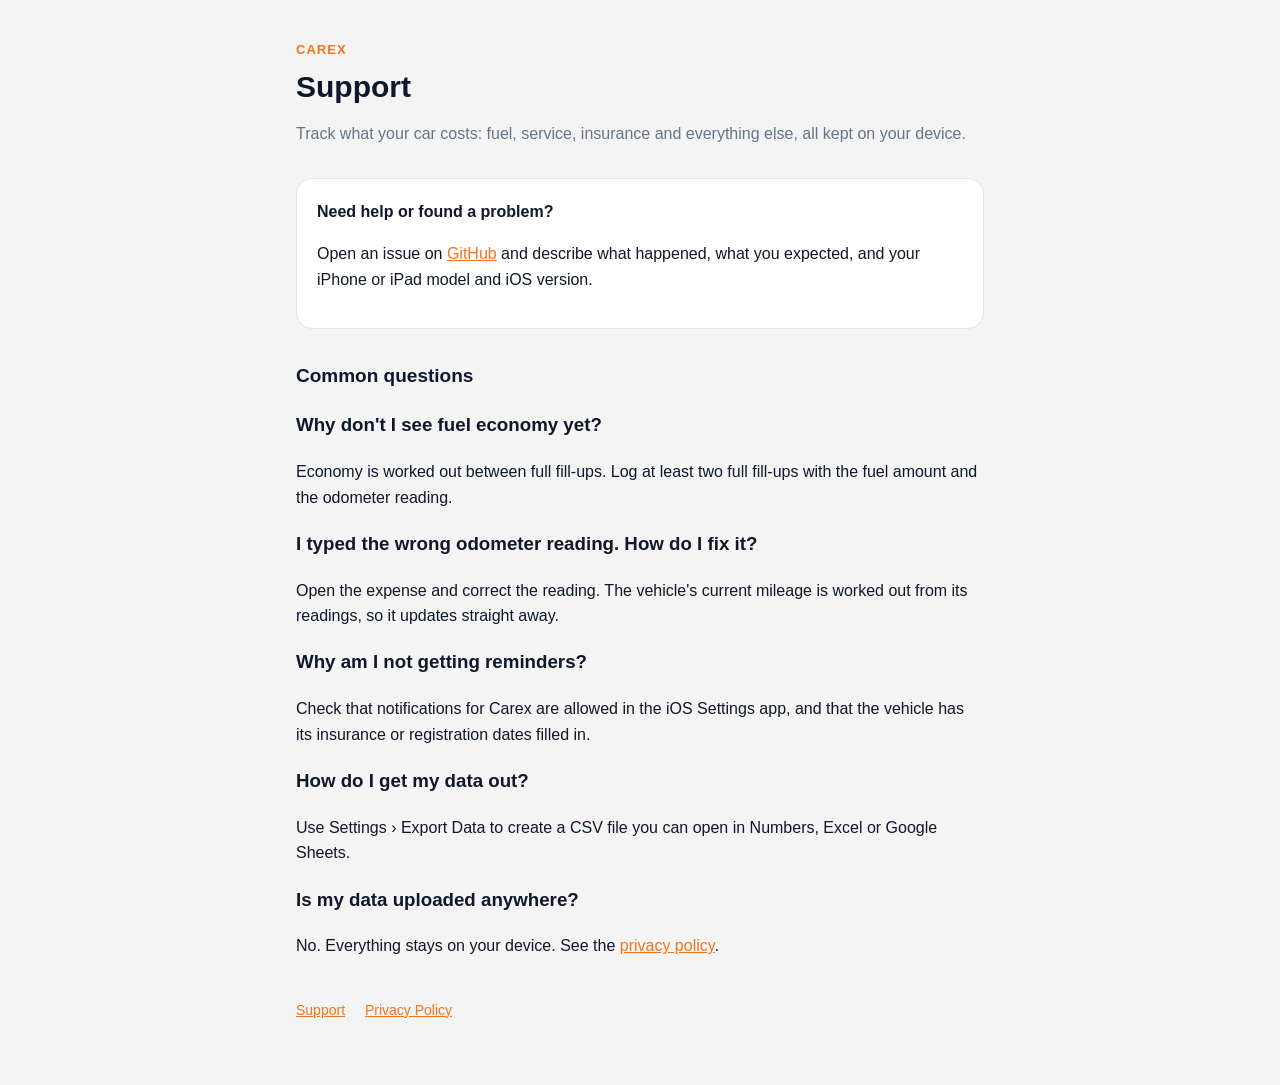
<file: index.html>
<!doctype html>
<html lang="en">
<head>
  <meta charset="utf-8">
  <meta name="viewport" content="width=device-width, initial-scale=1">
  <title>Carex Support</title>
  <link rel="stylesheet" href="style.css">
</head>
<body>
<main>
  <header>
    <div class="brand">Carex</div>
    <h1>Support</h1>
    <p class="muted">Track what your car costs: fuel, service, insurance and
      everything else, all kept on your device.</p>
  </header>

  <div class="card">
    <strong>Need help or found a problem?</strong>
    <p>
      Open an issue on
      <a href="https://github.com/arthuryess/carex-site/issues">GitHub</a> and
      describe what happened, what you expected, and your iPhone or iPad
      model and iOS version.
    </p>
  </div>

  <h2>Common questions</h2>

  <h3>Why don't I see fuel economy yet?</h3>
  <p>
    Economy is worked out between full fill-ups. Log at least two full
    fill-ups with the fuel amount and the odometer reading.
  </p>

  <h3>I typed the wrong odometer reading. How do I fix it?</h3>
  <p>
    Open the expense and correct the reading. The vehicle's current mileage
    is worked out from its readings, so it updates straight away.
  </p>

  <h3>Why am I not getting reminders?</h3>
  <p>
    Check that notifications for Carex are allowed in the iOS Settings app,
    and that the vehicle has its insurance or registration dates filled in.
  </p>

  <h3>How do I get my data out?</h3>
  <p>
    Use Settings &rsaquo; Export Data to create a CSV file you can open in
    Numbers, Excel or Google Sheets.
  </p>

  <h3>Is my data uploaded anywhere?</h3>
  <p>
    No. Everything stays on your device. See the
    <a href="privacy.html">privacy policy</a>.
  </p>

  <nav>
    <a href="index.html">Support</a>
    <a href="privacy.html">Privacy Policy</a>
  </nav>
</main>
</body>
</html>
</file>
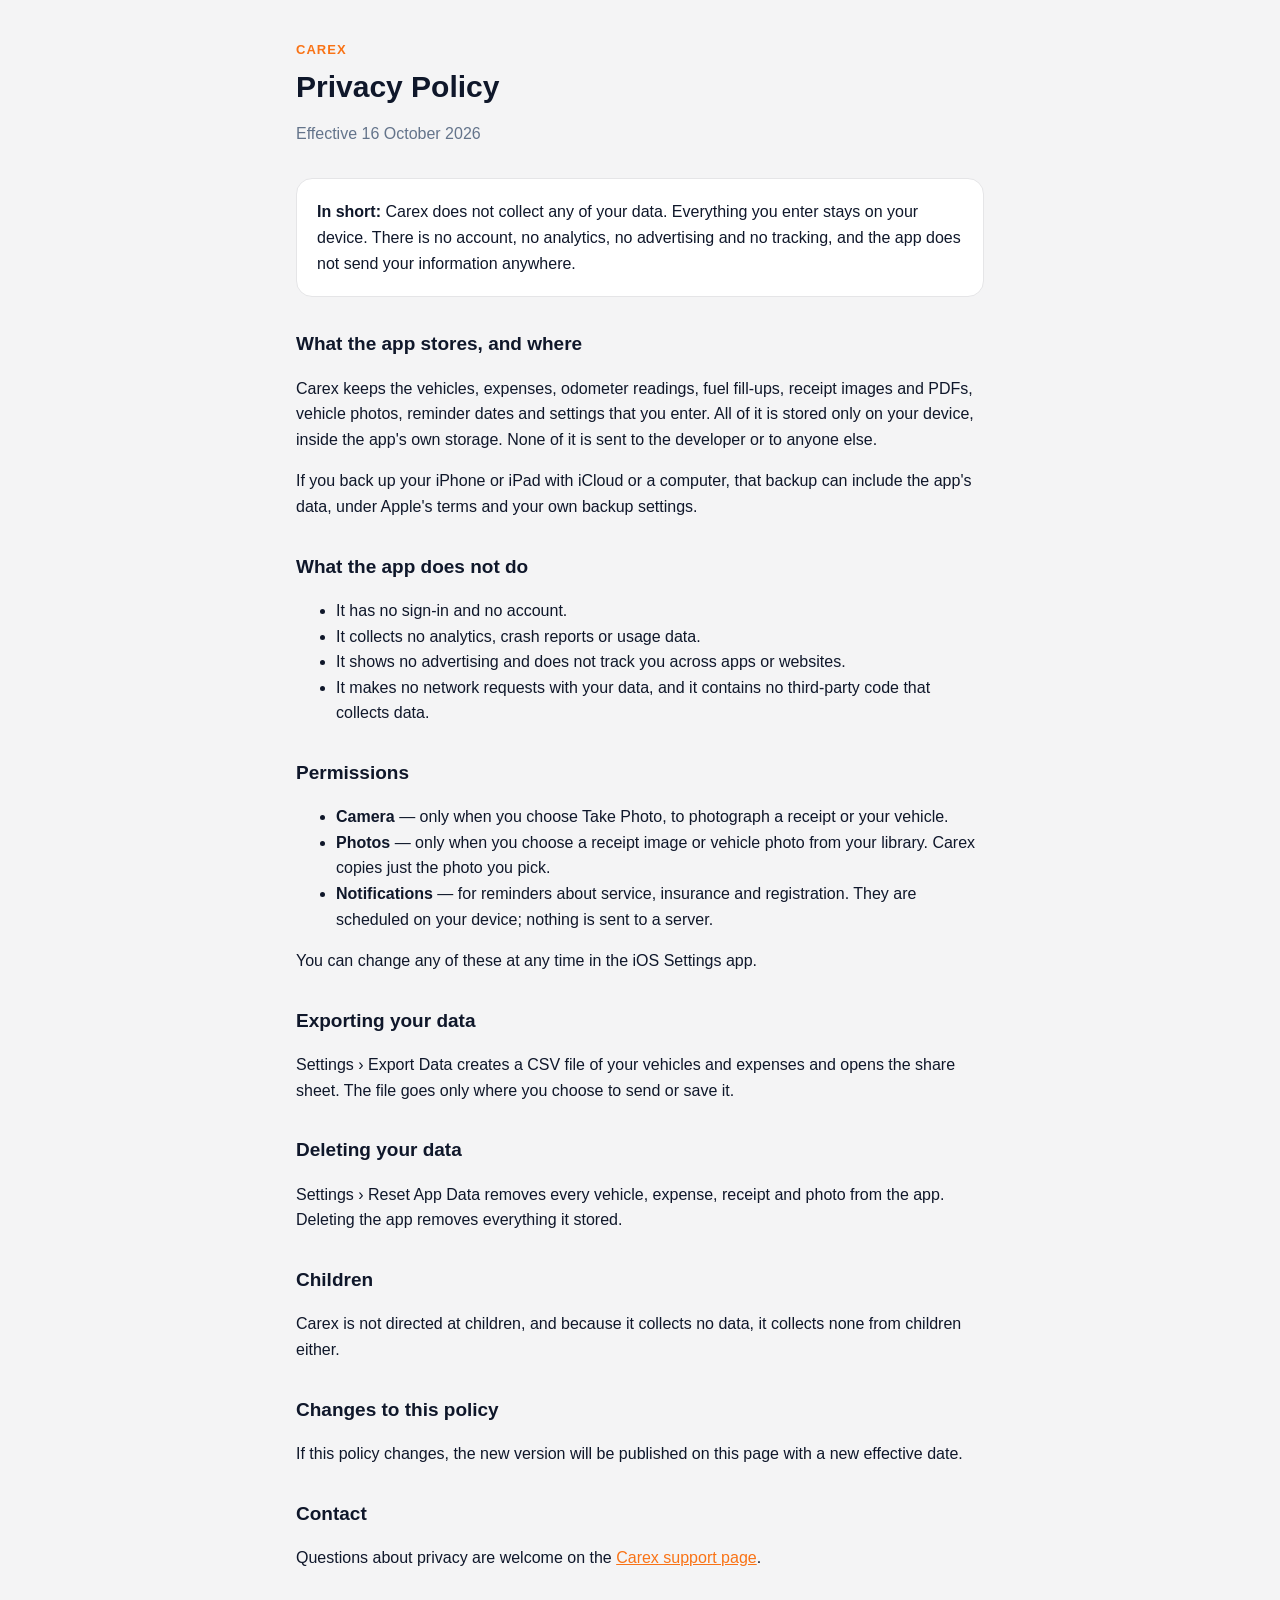
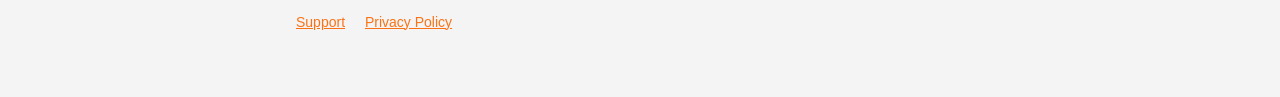
<file: privacy.html>
<!doctype html>
<html lang="en">
<head>
  <meta charset="utf-8">
  <meta name="viewport" content="width=device-width, initial-scale=1">
  <title>Carex Privacy Policy</title>
  <link rel="stylesheet" href="style.css">
</head>
<body>
<main>
  <header>
    <div class="brand">Carex</div>
    <h1>Privacy Policy</h1>
    <p class="muted">Effective 16 October 2026</p>
  </header>

  <div class="card">
    <strong>In short:</strong> Carex does not collect any of your data.
    Everything you enter stays on your device. There is no account, no
    analytics, no advertising and no tracking, and the app does not send
    your information anywhere.
  </div>

  <h2>What the app stores, and where</h2>
  <p>
    Carex keeps the vehicles, expenses, odometer readings, fuel fill-ups,
    receipt images and PDFs, vehicle photos, reminder dates and settings
    that you enter. All of it is stored only on your device, inside the
    app's own storage. None of it is sent to the developer or to anyone
    else.
  </p>
  <p>
    If you back up your iPhone or iPad with iCloud or a computer, that backup
    can include the app's data, under Apple's terms and your own backup
    settings.
  </p>

  <h2>What the app does not do</h2>
  <ul>
    <li>It has no sign-in and no account.</li>
    <li>It collects no analytics, crash reports or usage data.</li>
    <li>It shows no advertising and does not track you across apps or
      websites.</li>
    <li>It makes no network requests with your data, and it contains no
      third-party code that collects data.</li>
  </ul>

  <h2>Permissions</h2>
  <ul>
    <li><strong>Camera</strong> &mdash; only when you choose Take Photo, to
      photograph a receipt or your vehicle.</li>
    <li><strong>Photos</strong> &mdash; only when you choose a receipt image
      or vehicle photo from your library. Carex copies just the photo you
      pick.</li>
    <li><strong>Notifications</strong> &mdash; for reminders about service,
      insurance and registration. They are scheduled on your device; nothing
      is sent to a server.</li>
  </ul>
  <p>You can change any of these at any time in the iOS Settings app.</p>

  <h2>Exporting your data</h2>
  <p>
    Settings &rsaquo; Export Data creates a CSV file of your vehicles and
    expenses and opens the share sheet. The file goes only where you choose
    to send or save it.
  </p>

  <h2>Deleting your data</h2>
  <p>
    Settings &rsaquo; Reset App Data removes every vehicle, expense, receipt and
    photo from the app. Deleting the app removes everything it stored.
  </p>

  <h2>Children</h2>
  <p>
    Carex is not directed at children, and because it collects no data, it
    collects none from children either.
  </p>

  <h2>Changes to this policy</h2>
  <p>
    If this policy changes, the new version will be published on this page
    with a new effective date.
  </p>

  <h2>Contact</h2>
  <p>
    Questions about privacy are welcome on the
    <a href="index.html">Carex support page</a>.
  </p>

  <nav>
    <a href="index.html">Support</a>
    <a href="privacy.html">Privacy Policy</a>
  </nav>
</main>
</body>
</html>
</file>
<file: style.css>
:root {
  --bg: #f4f4f5;
  --surface: #ffffff;
  --text: #0f172a;
  --muted: #64748b;
  --accent: #f97316;
  --border: #e5e5e7;
}
@media (prefers-color-scheme: dark) {
  :root {
    --bg: #0b0d0f;
    --surface: #15181c;
    --text: #f1f5f9;
    --muted: #94a3b8;
    --border: #2a2e35;
  }
}
* { box-sizing: border-box; }
body {
  margin: 0;
  background: var(--bg);
  color: var(--text);
  font: 16px/1.6 -apple-system, BlinkMacSystemFont, "Segoe UI", Roboto,
    Helvetica, Arial, sans-serif;
}
main {
  max-width: 720px;
  margin: 0 auto;
  padding: 40px 16px 64px;
}
header { margin-bottom: 32px; }
header .brand {
  color: var(--accent);
  font-weight: 800;
  letter-spacing: 0.08em;
  text-transform: uppercase;
  font-size: 13px;
}
h1 { font-size: 30px; line-height: 1.2; margin: 8px 0 4px; }
h2 { font-size: 19px; margin: 32px 0 8px; }
p, li { color: var(--text); }
.muted { color: var(--muted); }
.card {
  background: var(--surface);
  border: 1px solid var(--border);
  border-radius: 16px;
  padding: 20px;
  margin: 16px 0;
}
a { color: var(--accent); }
nav { margin-top: 40px; font-size: 14px; }
nav a { margin-right: 16px; }
</file>
